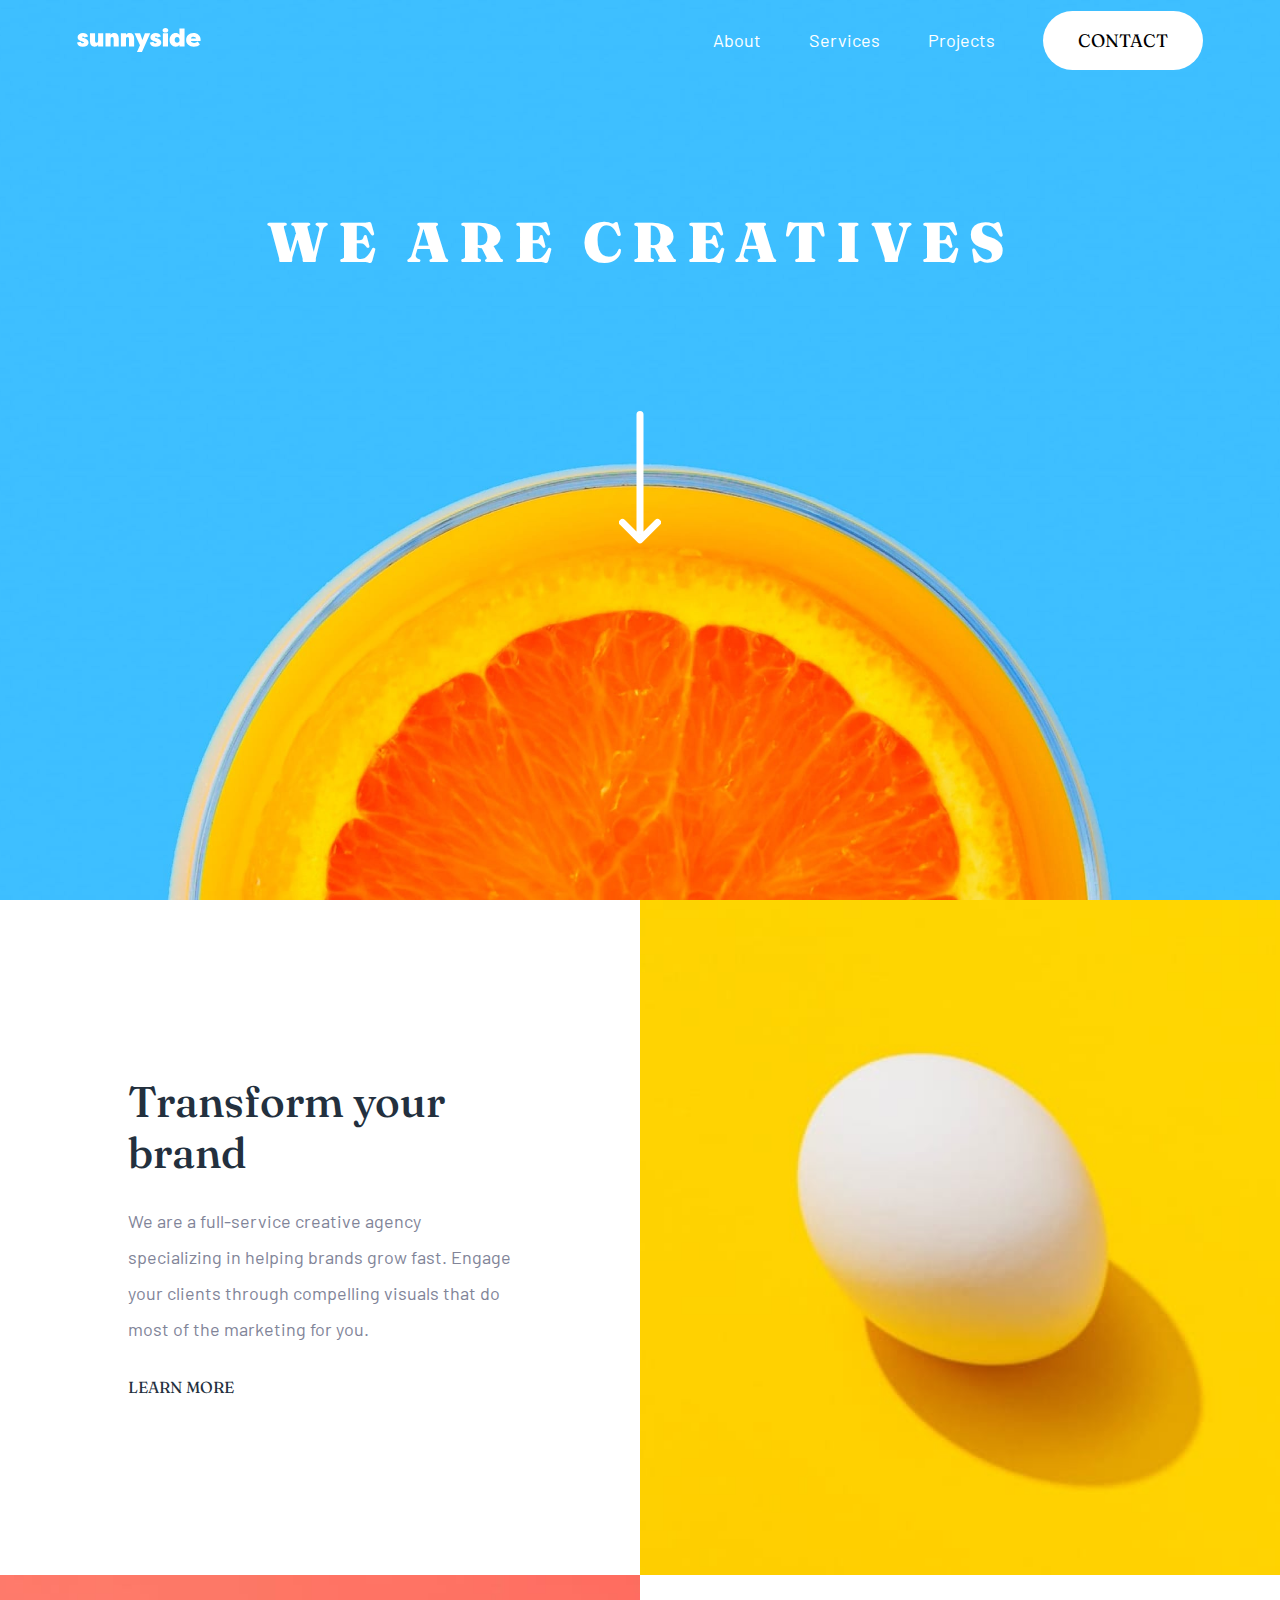
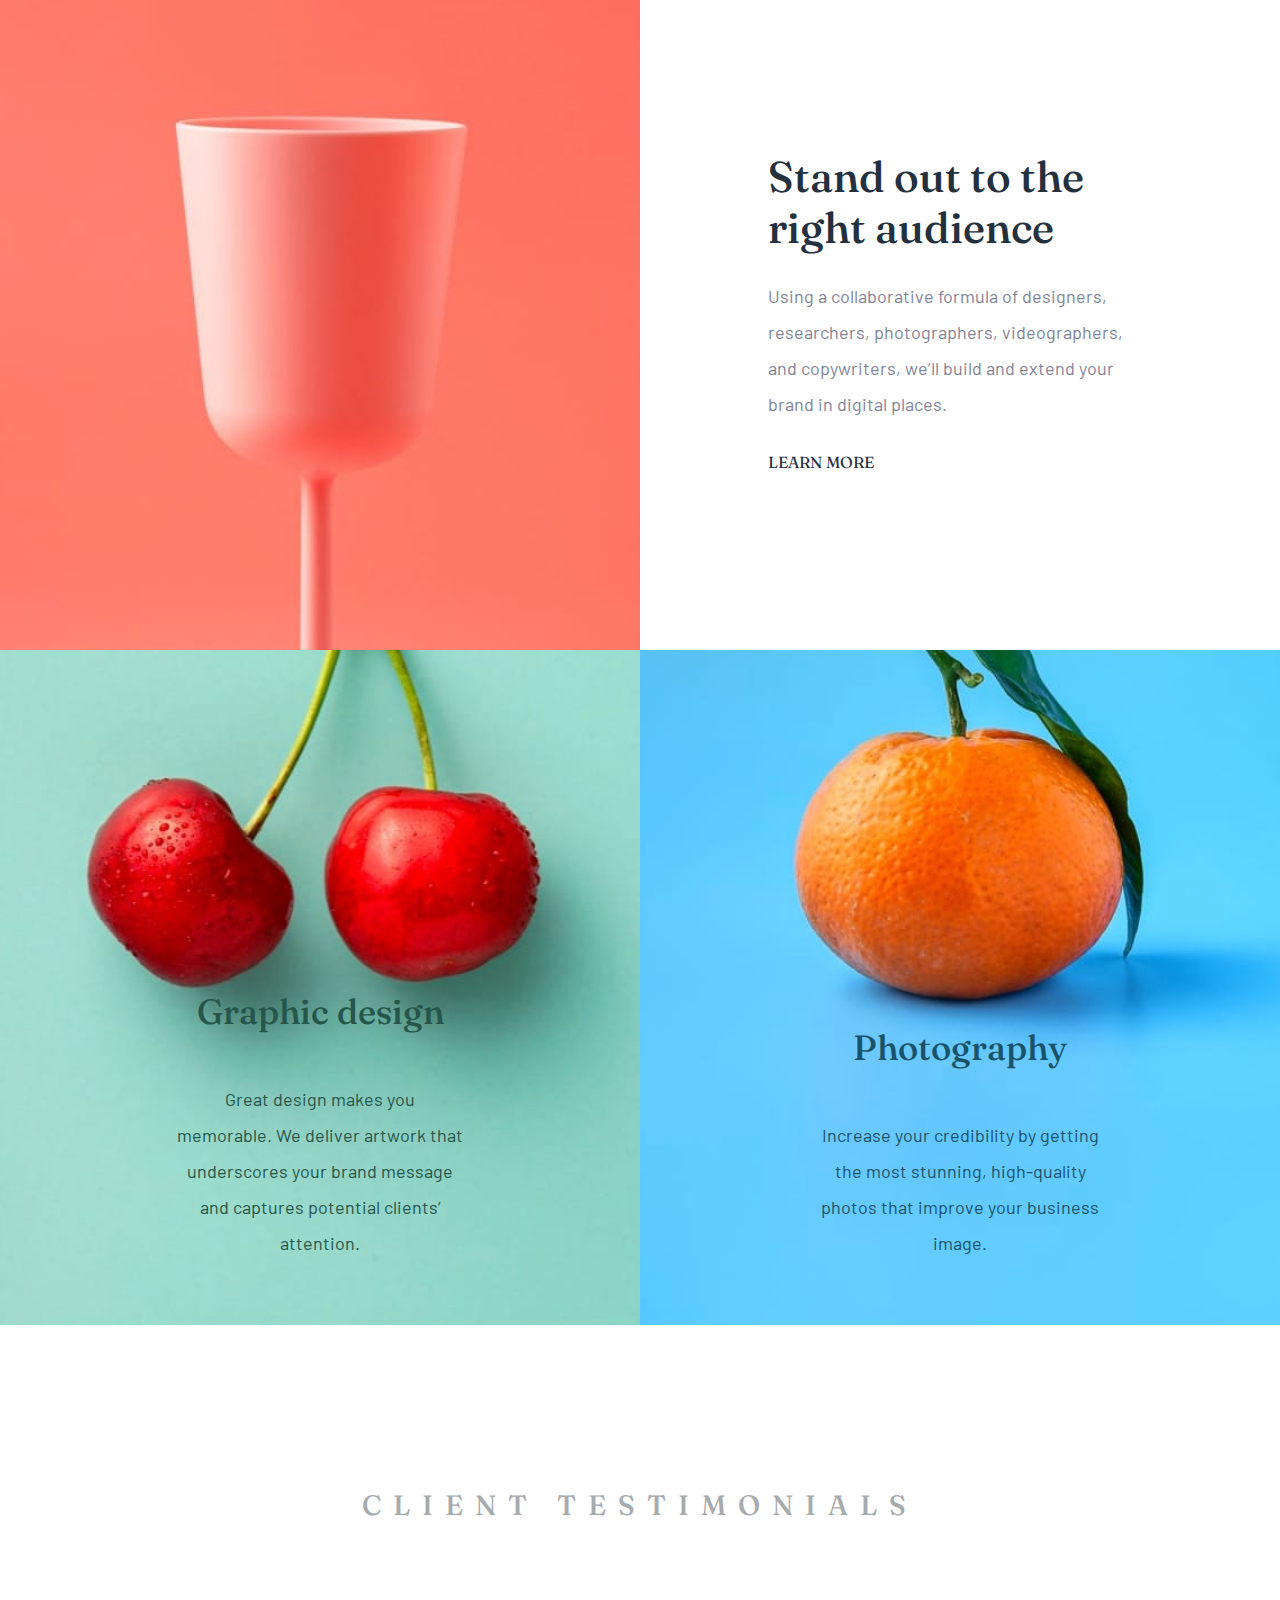
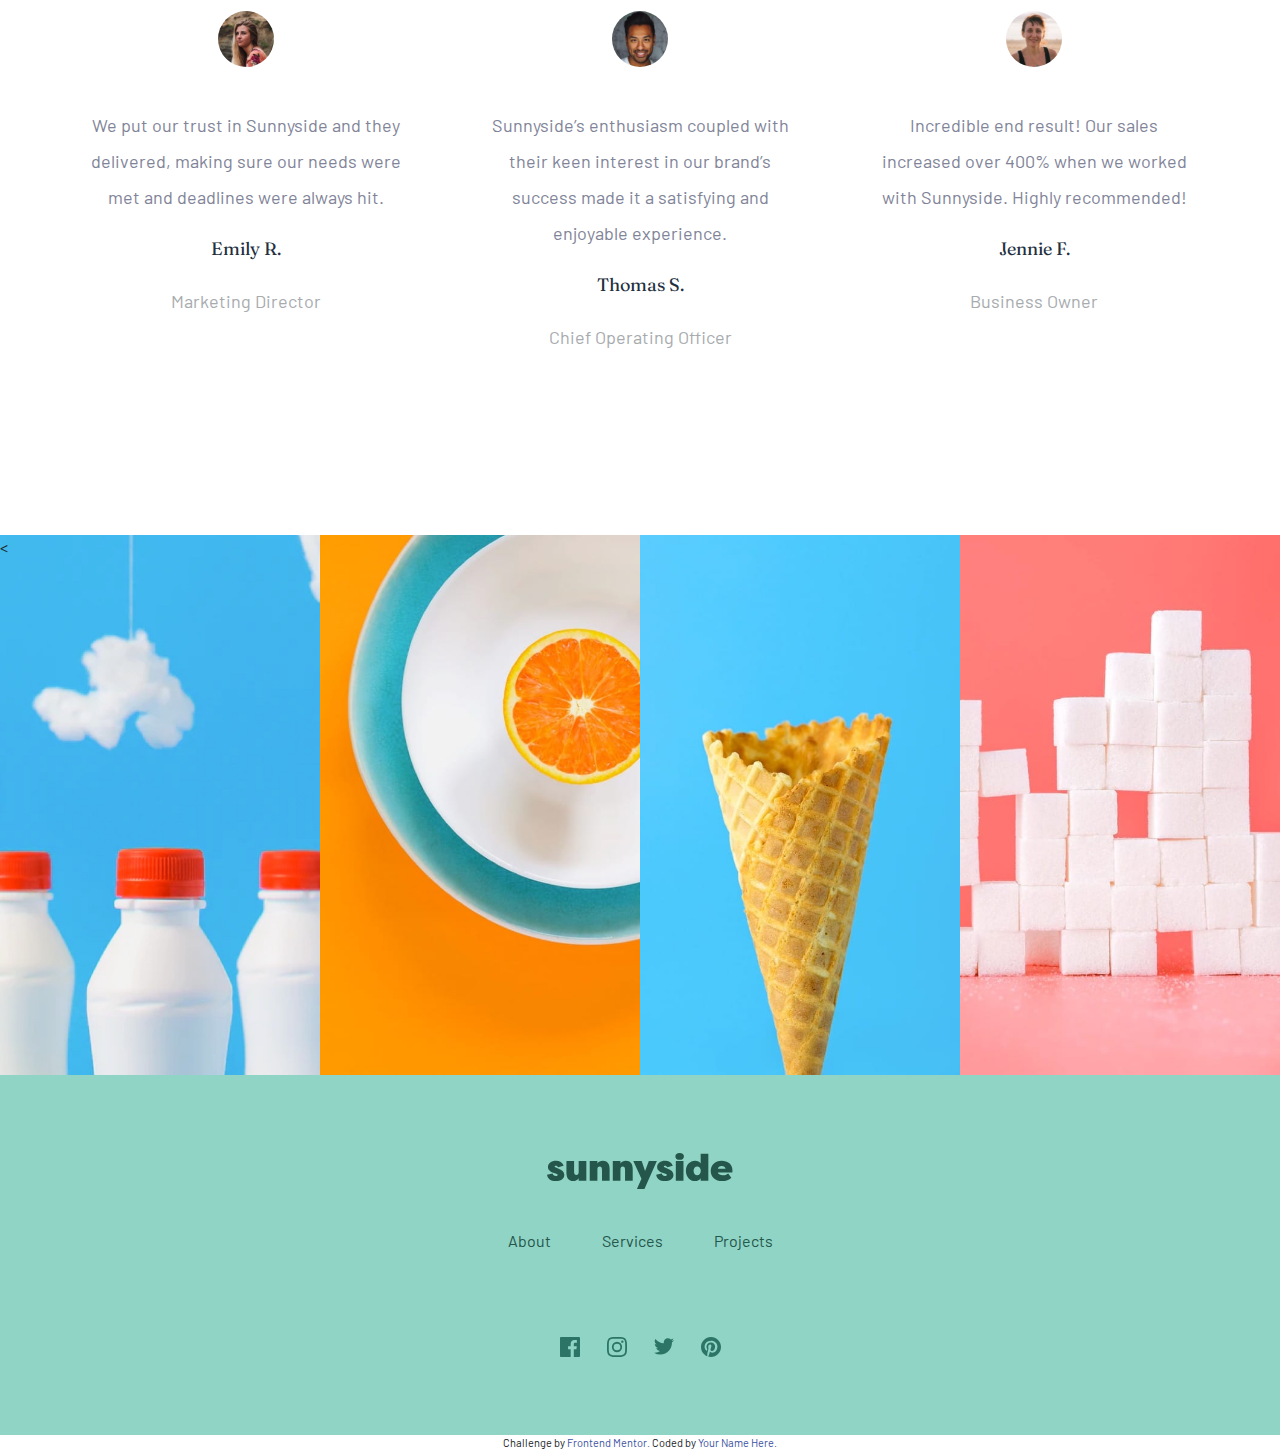
<file: index.html>
<!DOCTYPE html>
<html lang="en">

<head>
  <meta charset="UTF-8">
  <meta name="viewport" content="width=device-width, initial-scale=1.0">
  <!-- displays site properly based on user's device -->

  <link rel="icon" type="image/png" sizes="32x32" href="./images/favicon-32x32.png">
  <title>Frontend Mentor | Sunnyside agency landing page</title>


  <link rel="stylesheet" href="styles.css">
  <!-- BOOTSTRAP CDN -->
  <link rel="stylesheet" href="https://stackpath.bootstrapcdn.com/bootstrap/4.3.1/css/bootstrap.min.css"
    integrity="sha384-ggOyR0iXCbMQv3Xipma34MD+dH/1fQ784/j6cY/iJTQUOhcWr7x9JvoRxT2MZw1T" crossorigin="anonymous">
  <script src="https://stackpath.bootstrapcdn.com/bootstrap/4.3.1/js/bootstrap.min.js"
    integrity="sha384-JjSmVgyd0p3pXB1rRibZUAYoIIy6OrQ6VrjIEaFf/nJGzIxFDsf4x0xIM+B07jRM"
    crossorigin="anonymous"></script>
  <!-- Feel free to remove these styles or customise in your own stylesheet 👍 -->
</head>

<body>
  <header class='hero d-flex flex-column'>
    <nav class='justify-content-between align-items-center'>
      <img src="images/logo.svg" alt="logo">
      <ul class='align-items-center'>
        <li><a href='#'>About</a></li>
        <li> <a href='#'>Services</a></li>
        <li> <a href='#'>Projects</a></li>
        <button>Contact</button>
      </ul>
    </nav>
    <h1 class='text-center'>We are creatives</h1>
    <div class='title d-flex flex-column justify-content-between align-items-center'>
      <img src="images/icon-arrow-down.svg" alt="">
    </div>
  </header>
  <section class='content w-100'>
    <div class="first row m-0 vh-75">
      <div class='text-square c-col'>
        <div class="text-wrapper">
          <h2>Transform your brand</h2>
          <p>We are a full-service creative agency specializing in helping brands grow fast. Engage your clients through
            compelling visuals that do most of the marketing for you.

          </p>
          <a href="#">Learn more</a>
        </div>

      </div>
      <div class="c-col">
        <div class="img-1"></div>
      </div>
    </div>

    <div class="row m-0 vh-75">
      <div class="c-col">
        <div class="img-2"></div>
      </div>
      <div class="text-square c-col">
        <div class="text-wrapper">
          <h2>Stand out to the right audience</h2>
          <p>Using a collaborative formula of designers, researchers, photographers, videographers, and copywriters,
            we’ll
            build and extend your brand in digital places. </p>
          <a href="#">Learn more</a>
        </div>

      </div>

    </div>

    </div>
    <div class="row m-0 vh-75">
      <div class="c-col">
        <div class="img-3">

          <div class="square-two text-center m-auto " style="color: hsl(167, 40%, 24%);max-width: 45%;">
            <h2 class='mb-5'>Graphic design</h2>
            <p>Great design makes you memorable. We deliver artwork that underscores your brand message and captures
              potential clients’ attention.</p>
          </div>




        </div>
      </div>
      <div class="c-col">
        <div class="img-4">
          <div class="square-two text-center m-auto" style="color: hsl(198, 62%, 26%); max-width:45%;">
            <h2 class='mb-5'>Photography</h2>
            <p>
              Increase your credibility by getting the most
              stunning, high-quality photos that improve your business image.
            </p>
          </div>

        </div>
      </div>



    </div>

    <section class='testimonials'>
      <h3>Client testimonials </h3>
      <div class="row">
        <div class="c-col">
          <img src="images/image-emily.jpg" alt="emily">
          <p>
            We put our trust in Sunnyside
            and they delivered, making sure our needs were met and deadlines were always hit.
          </p>
          <p class='person-name'>Emily R.</p>
          <p class='person-role'>Marketing Director</p>
        </div>
        <div class="c-col">
          <img src="images/image-thomas.jpg" alt="emily">
          <p>
            Sunnyside’s enthusiasm coupled with their keen interest in our brand’s success made it a satisfying and
            enjoyable
            experience.

          </p>
          <p class='person-name'>Thomas S.</p>
          <p class='person-role'>Chief Operating Officer</p>
        </div>
        <div class="c-col">
          <img src="images/image-jennie.jpg" alt="emily">
          <p>
            Incredible end result! Our sales increased over 400% when we worked
            with Sunnyside. Highly recommended!
          </p>
          <p class='person-name'>Jennie F.</p>
          <p class='person-role'>Business Owner</p>
        </div>
      </div>
    </section>
    <section class='bottom-gallery'>
      <div class="bottom-gallery-item item-1">
        < </div>
          <div class="bottom-gallery-item item-2">

          </div>
          <div class="bottom-gallery-item item-3">

          </div>
          <div class="bottom-gallery-item item-4">

          </div>

    </section>
    <footer>
      <div class="footer-content">
        <img src="images/logo-footer.svg" alt="" class='footer-logo' >
        <div class="footer-links"><a href=''>About </a>
          <a href=''>Services</a>
          <a href="">Projects</a>

        </div>
        <div class="social-icons">
          <a href=""><img src="images/icon-facebook.svg" alt=""></a>
          <a href=""><img src="images/icon-instagram.svg" alt=""></a>
          <a href=""><img src="images/icon-twitter.svg" alt=""></a>
          <a href=""><img src="images/icon-pinterest.svg" alt=""></a>
        </div>
      </div>

    </footer>



  </section>
  <div class="attribution">
    Challenge by <a href="https://www.frontendmentor.io?ref=challenge" target="_blank">Frontend Mentor</a>.
    Coded by <a href="#">Your Name Here</a>.
  </div>
</body>

</html>
</file>
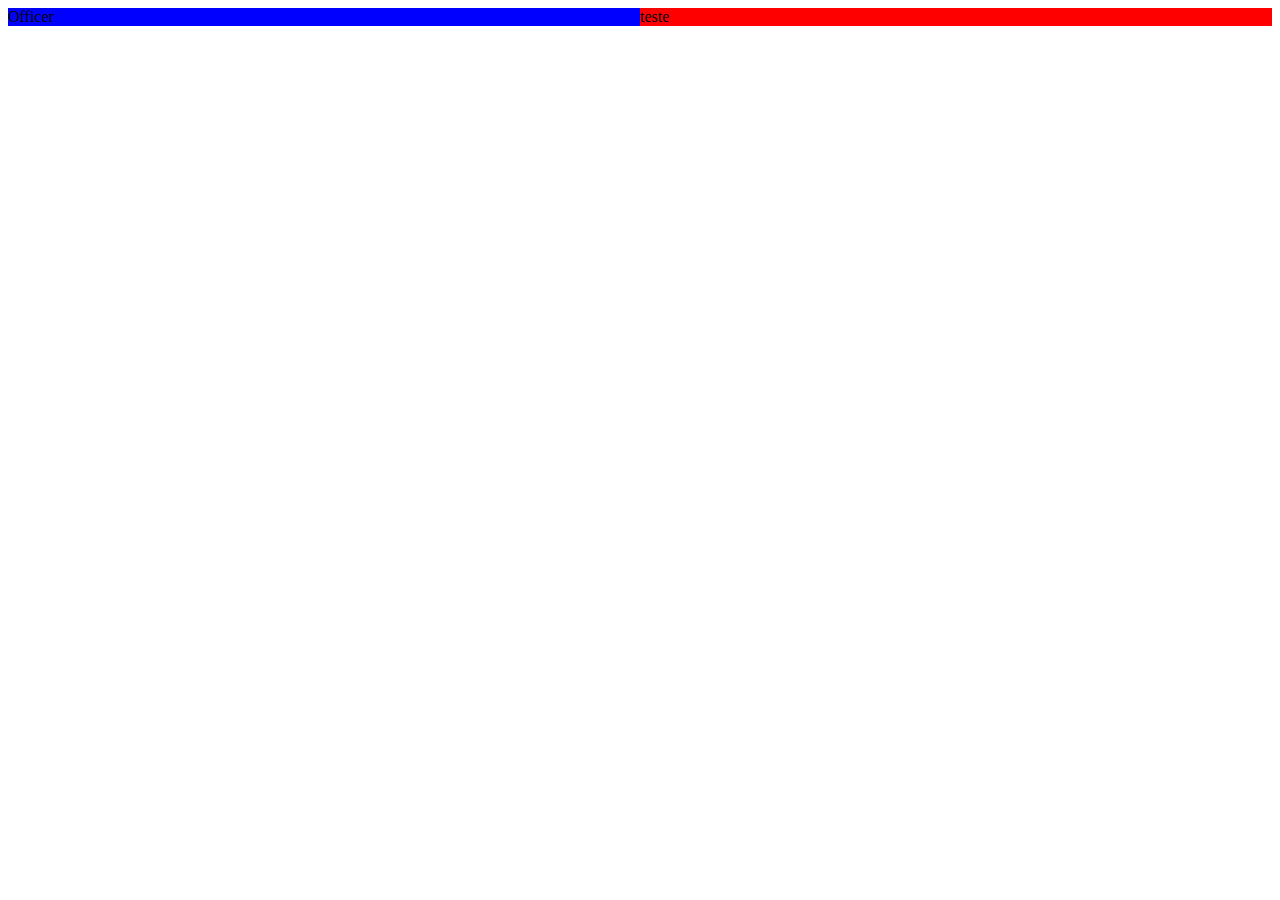
<file: teste.html>
<!DOCTYPE html>
<html lang="en">
<head>
    <meta charset="UTF-8">
    <meta http-equiv="X-UA-Compatible" content="IE=edge">
    <meta name="viewport" content="width=device-width, initial-scale=1.0">
    <title>Document</title>
</head>
<style>
    .flex{
        display: flex;
        width:100%;
        flex-wrap: wrap;
    }
    .column{
        flex: 50%;
        max-width: 50%;
    } 
    
    @media (max-width: 600px) {
    .column{
        flex: 100%;
        max-width: 100%;
        flex-direction: column;
    }
}
</style>
<body>
    <div class="flex">
        <div class="column" style="background-color:blue;">
            Officer
        </div>
        <div class="column" style="background-color:red;">
            teste
        </div>
    </div>
    
</body>
</html>
</file>
<file: styles.css>
@import url('https://fonts.googleapis.com/css2?family=Fraunces:wght@700;900&display=swap');
@import url('https://fonts.googleapis.com/css2?family=Barlow:wght@600&display=swap');
*{
    margin:0;
    box-sizing:border-box;
    font-family: 'Barlow', sans-serif;
}

/* colors */
:root{
    /* primary */ 
    --soft-red: hsl(7, 99%, 70%);
    --yellow:  hsl(51, 100%, 49%);
    --dark-cyan: hsl(167, 40%, 24%);
    --dark-blue: hsl(198, 62%, 26%);
    --dark-moderate-cyan: hsl(168, 34%, 41%);
    /*secondary*/
    --dark-desaturated-blue: hsl(212, 27%, 19%);
    --very-dark-grayish-blue:hsl(213, 9%, 39%) ;
    --dark-grayish-blue: hsl(232, 10%, 55%);
    --grayish-blue:hsl(210, 4%, 67%) ;

}

/* globals */
p{
    font-size: 18px;
    line-height: 2;
}


.hero{
    width:100%;
    height:100vh;
    background: url(images/desktop/image-header.jpg) no-repeat center center fixed; 
    background-size: cover;
}

.hero nav{
    height: 80px;
    padding: 3% 6%;
    display: flex;
    font-size: 18px;
}

.hero ul {
    list-style:none;
    margin: 0;
    display: flex;
}

.hero ul li a{
    margin-right: 3rem;
    color: #fff
}

.hero nav ul button{
    background-color: #fff;
    padding: 1rem 2.2rem;
    border-radius: 100px;
    border: none;
    font-family: 'Fraunces', serif;
    text-transform: uppercase;
}


.hero h1{
    font-family: 'Fraunces', serif;
    color: #fff;
    text-transform: uppercase;
    letter-spacing: 10px;
    font-weight: 900;
    font-size: 3.5rem;
    padding: 8rem 0;
}


.hero .title img{
    width:42px;
}

.vh-75{
    height: 75vh;
}

.col-reverse{
    flex-direction: column-reverse;
}

.c-col{
    flex-grow: 1;
    flex-basis: 0;
    max-width: 100%;
}

.text-square{
    display: flex;
    flex-direction: column;
    align-items: center;
    justify-content: center;
}

.text-square h2{
    font-family: 'Fraunces', serif;
    font-size: 43px;
    margin-bottom: 1.5rem;
    color:var(--dark-desaturated-blue)
}

.text-square p{
    margin-bottom: 1.8rem;
    color:var(--dark-grayish-blue)
}

.text-square a{
    font-family: 'Fraunces', serif;
    text-transform: uppercase;
    color:var(--dark-desaturated-blue)
}

.text-wrapper{
    flex-wrap: wrap;
    max-width: 60%;
}

.square-two{
    position: absolute;
    bottom: 0; 
    left: 0; 
    right: 0; 
    margin-left: auto; 
    margin-right: auto; 
    padding-bottom: 3rem;
    min-height: 250px;
    
}

.square-two h2{
    font-family: 'Fraunces', serif;
    font-size: 35px;
    margin-bottom: 1.5rem;
}


.img-1, .img-2, .img-3, .img-4{
    background-size: cover;
    background-position: center center;
    width: 100%;
    height: 100%;
    position: relative;
}

.img-1{
    background-image: url(images/desktop/image-transform.jpg);
}
.img-2{
    background-image: url(images/desktop/image-stand-out.jpg);
}
.img-3{
    background-image: url(images/desktop/image-graphic-design.jpg);
}
.img-4{
    background-image: url(images/desktop/image-photography.jpg);
}


.testimonials{
    max-width: 90%;
    margin: 0 auto;
    text-align: center;
    height: 90vh;
    display: flex;
    flex-direction: column;
    justify-content: center;
}

.testimonials .c-col{
    padding: 0 40px;
}

.testimonials h3{
    font-family: 'Fraunces', serif;
    font-size: 28px;
    margin-bottom: 5.5rem;
    text-transform: uppercase;
    letter-spacing: 12px;
    color:var(--grayish-blue)
}

.testimonials img{
    border-radius: 100%;
    width: 18%;
    margin-bottom: 2.5rem;
}

.testimonials p{
    color:var(--dark-grayish-blue)
}

.testimonials .person-name{
    font-family: 'Fraunces', serif;
    color:var(--dark-desaturated-blue)
}

.testimonials .person-role{
    color:var(--grayish-blue)
}

.bottom-gallery{
    display:flex;
    flex-wrap: wrap;
    width:100%;
    
}

.bottom-gallery .bottom-gallery-item{
    width:25%;
    min-height: 60vh;
    background-size: cover;
    background-position: center center;
    position: relative;
}

footer{
    height: 40vh;
    background-color: #90D4C5;
    color:var(--dark-cyan);
    display: flex !important;
    align-items: center;
    justify-content: center;
}

footer .footer-content{
    display: flex;
    flex-direction: column;
    align-items: center;
    justify-content: center;
}

footer .footer-content .footer-logo{
    width: 70%;
    margin-bottom: 2.5rem;
    fill: var(--dark-cyan);
}

footer .footer-content .footer-links{
    margin-bottom: 5rem;
}

footer .footer-content .footer-links a{
    margin-right: 3rem;
    margin-bottom: 5rem;
    color:var(--dark-cyan);
}

footer .footer-content .footer-links a:last-child{
    margin: 0;
}

footer .footer-content .social-icons a{
    margin-right: 1.5rem;
}

footer .footer-content .social-icons a:last-child{
    margin: 0;
}


.item-1{
    background-image: url(images/desktop/image-gallery-milkbottles.jpg);
}
.item-2{
    background-image: url(images/desktop/image-gallery-orange.jpg);
}
.item-3{
    background-image: url(images/desktop/image-gallery-cone.jpg);
}
.item-4{
    background-image: url(images/desktop/image-gallery-sugarcubes.jpg);
}

.attribution { font-size: 11px; text-align: center; }
.attribution a { color: hsl(228, 45%, 44%); }

@media only screen and (max-width: 800px) {
    .row{
        height: 100vh;
        flex-wrap: nowrap;
        flex-direction: column;
    }

    div:first-child{
        flex-direction: column-reverse
    }
    
    .c-col{
        height:50%;
    }

    header > nav > ul{
        display: none !important;
    }

    .bottom-gallery .bottom-gallery-item{
        width:50%;
    }
}
</file>
